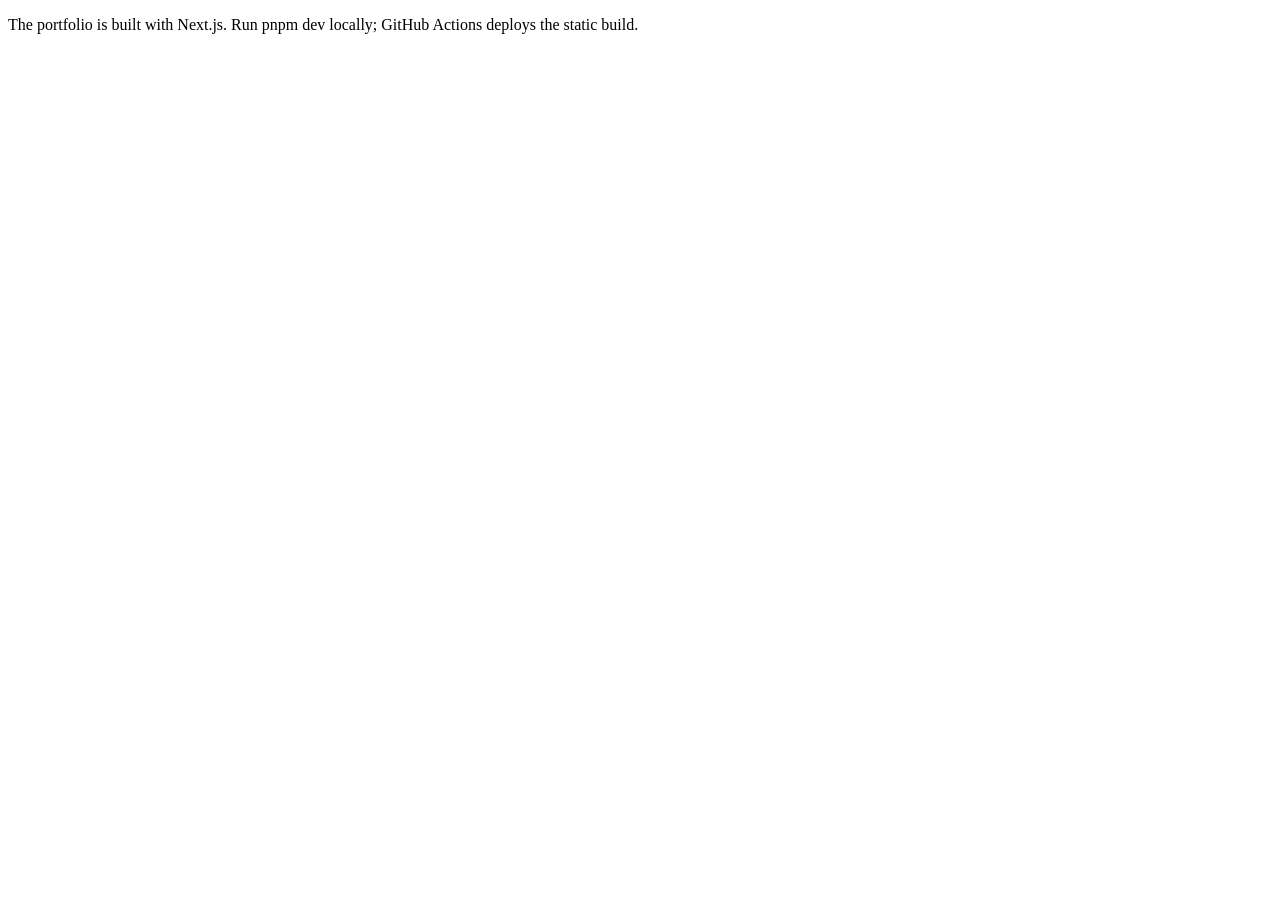
<file: index.html>
<!doctype html><html lang="en"><meta charset="utf-8"><title>Gabriele Argentieri</title><p>The portfolio is built with Next.js. Run pnpm dev locally; GitHub Actions deploys the static build.</p></html>
</file>
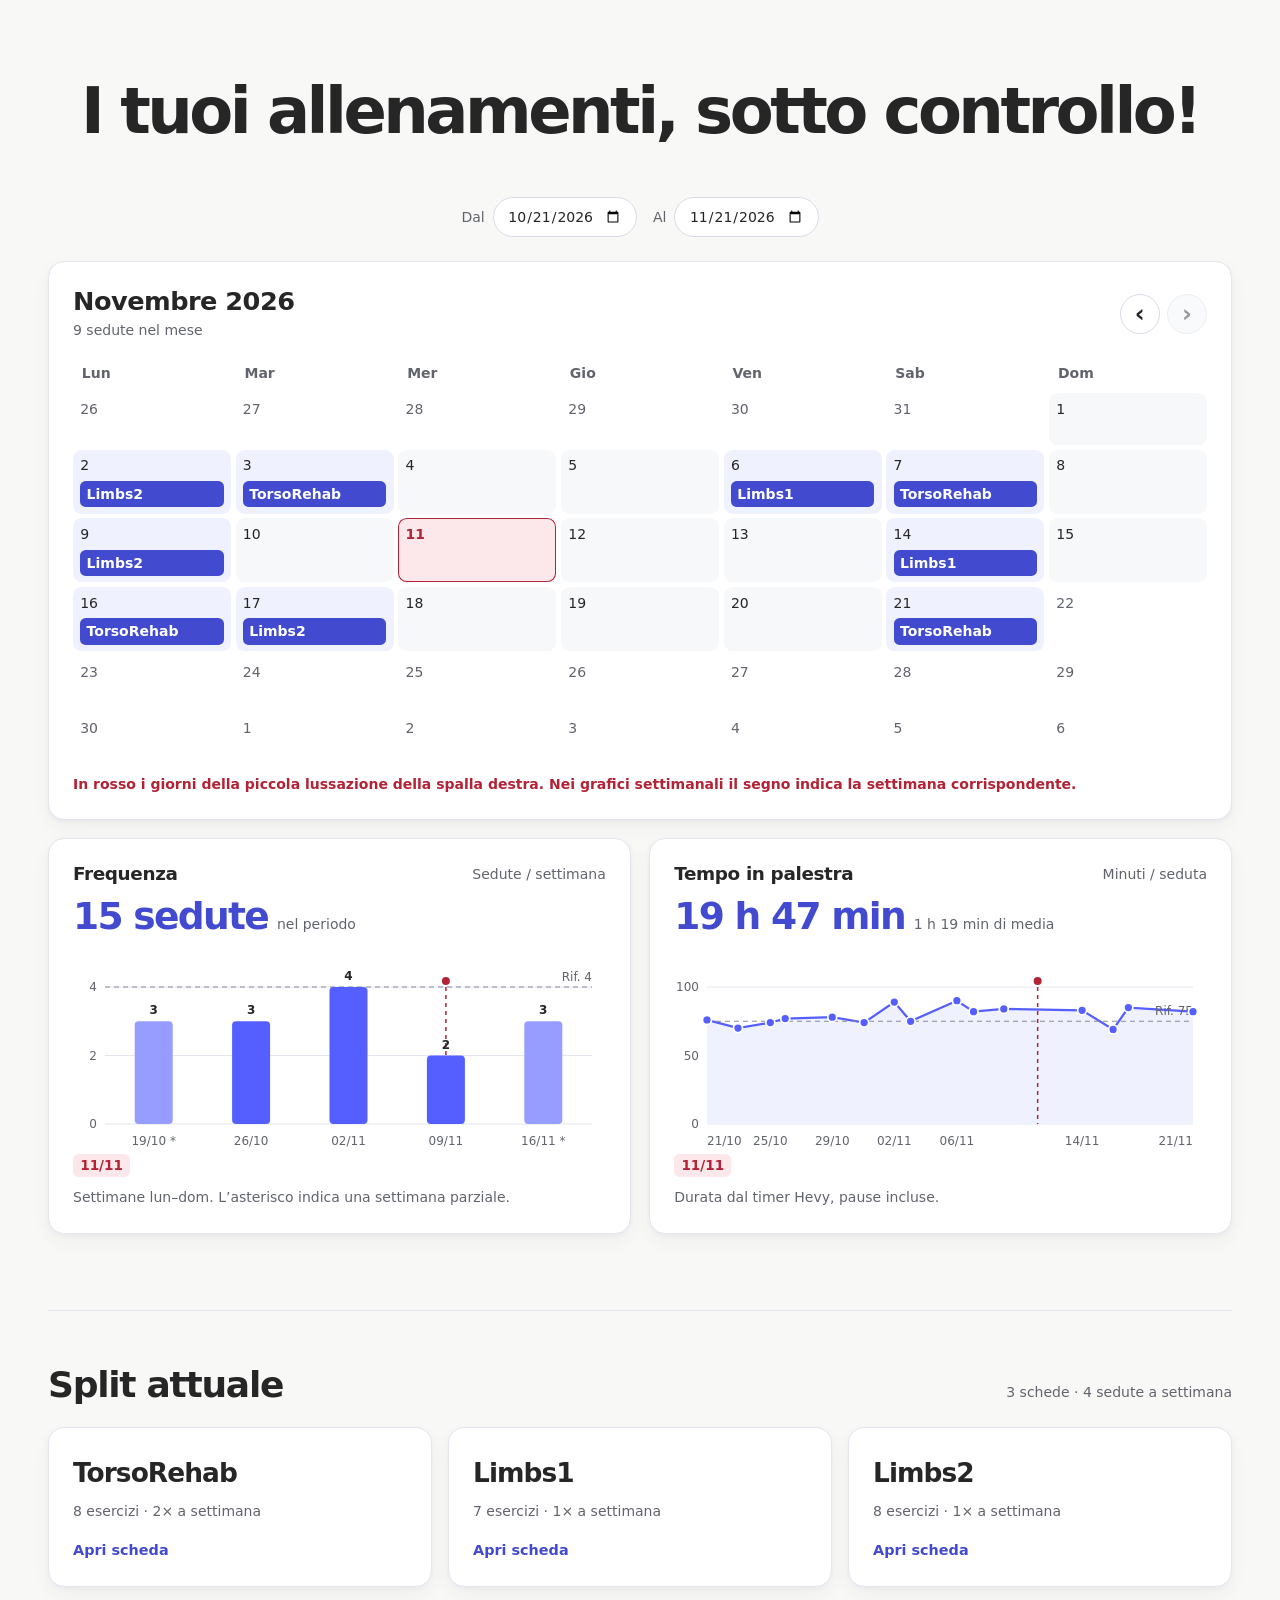
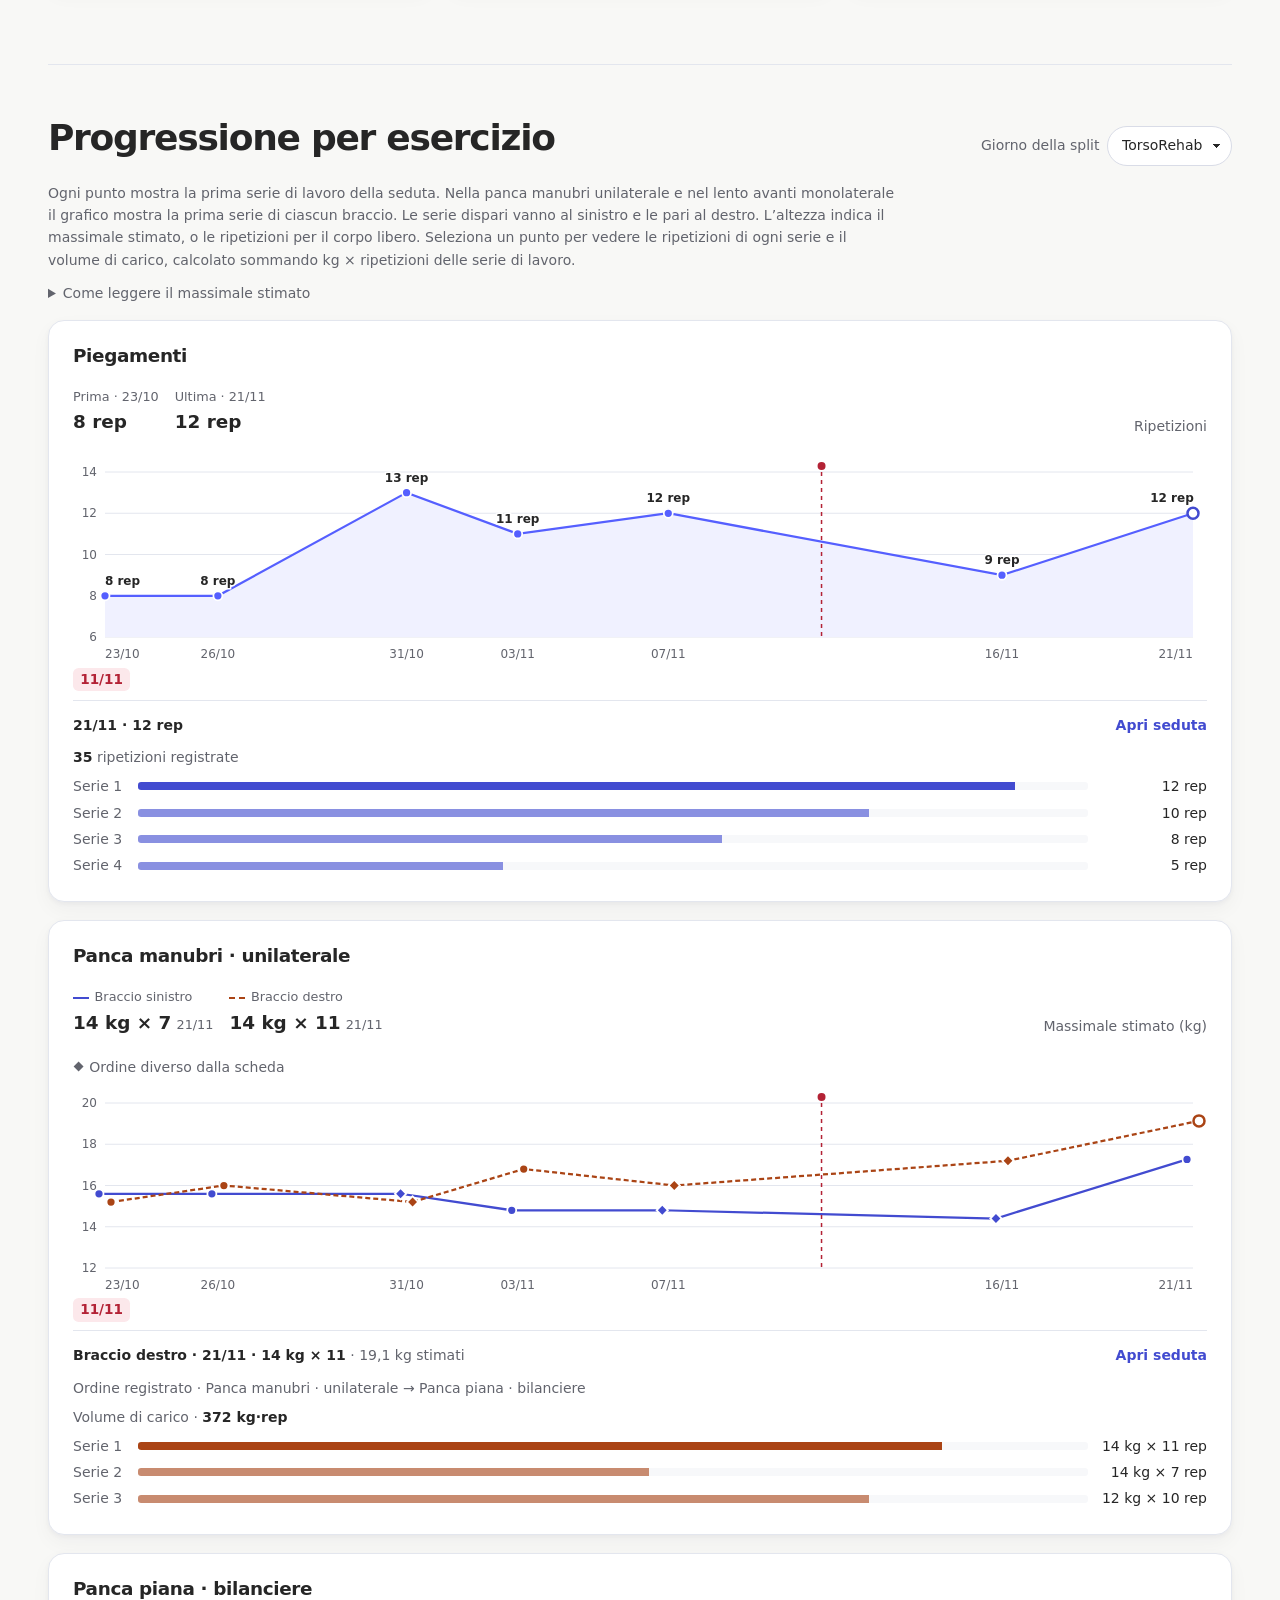
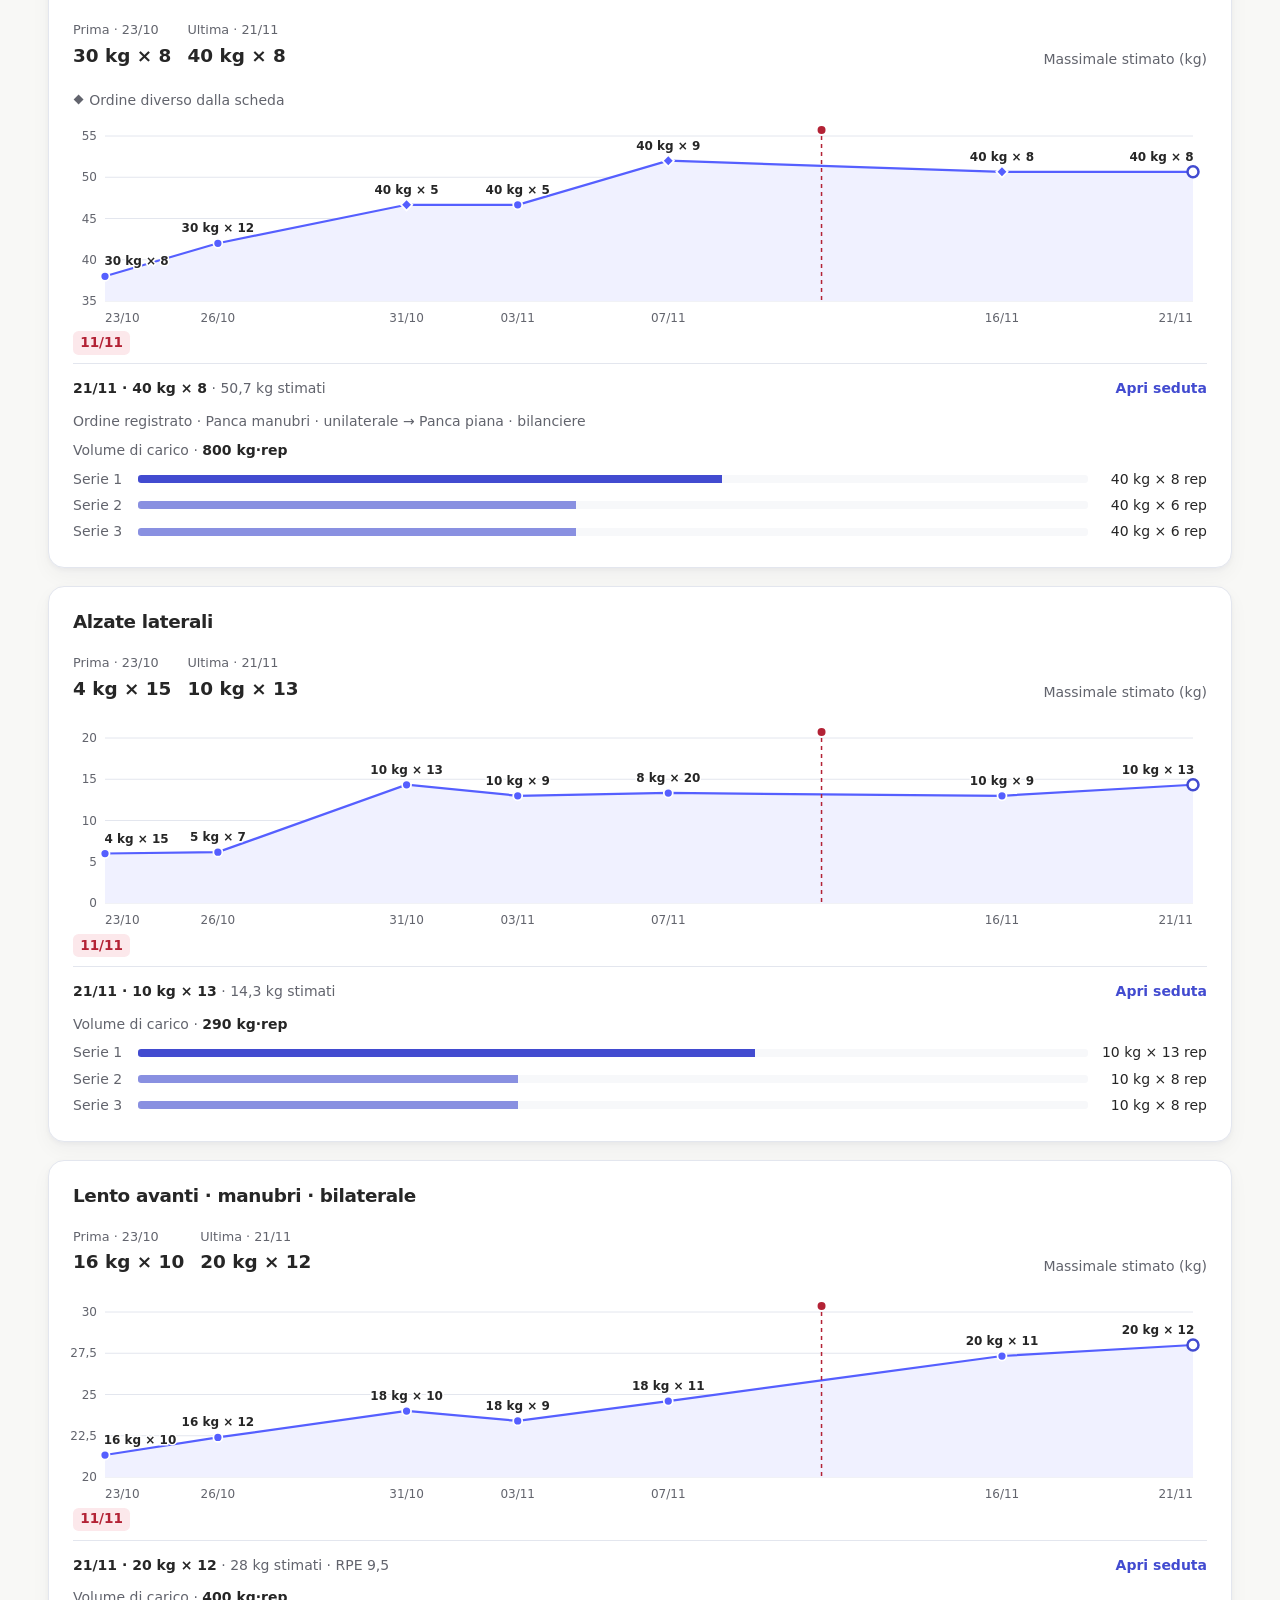
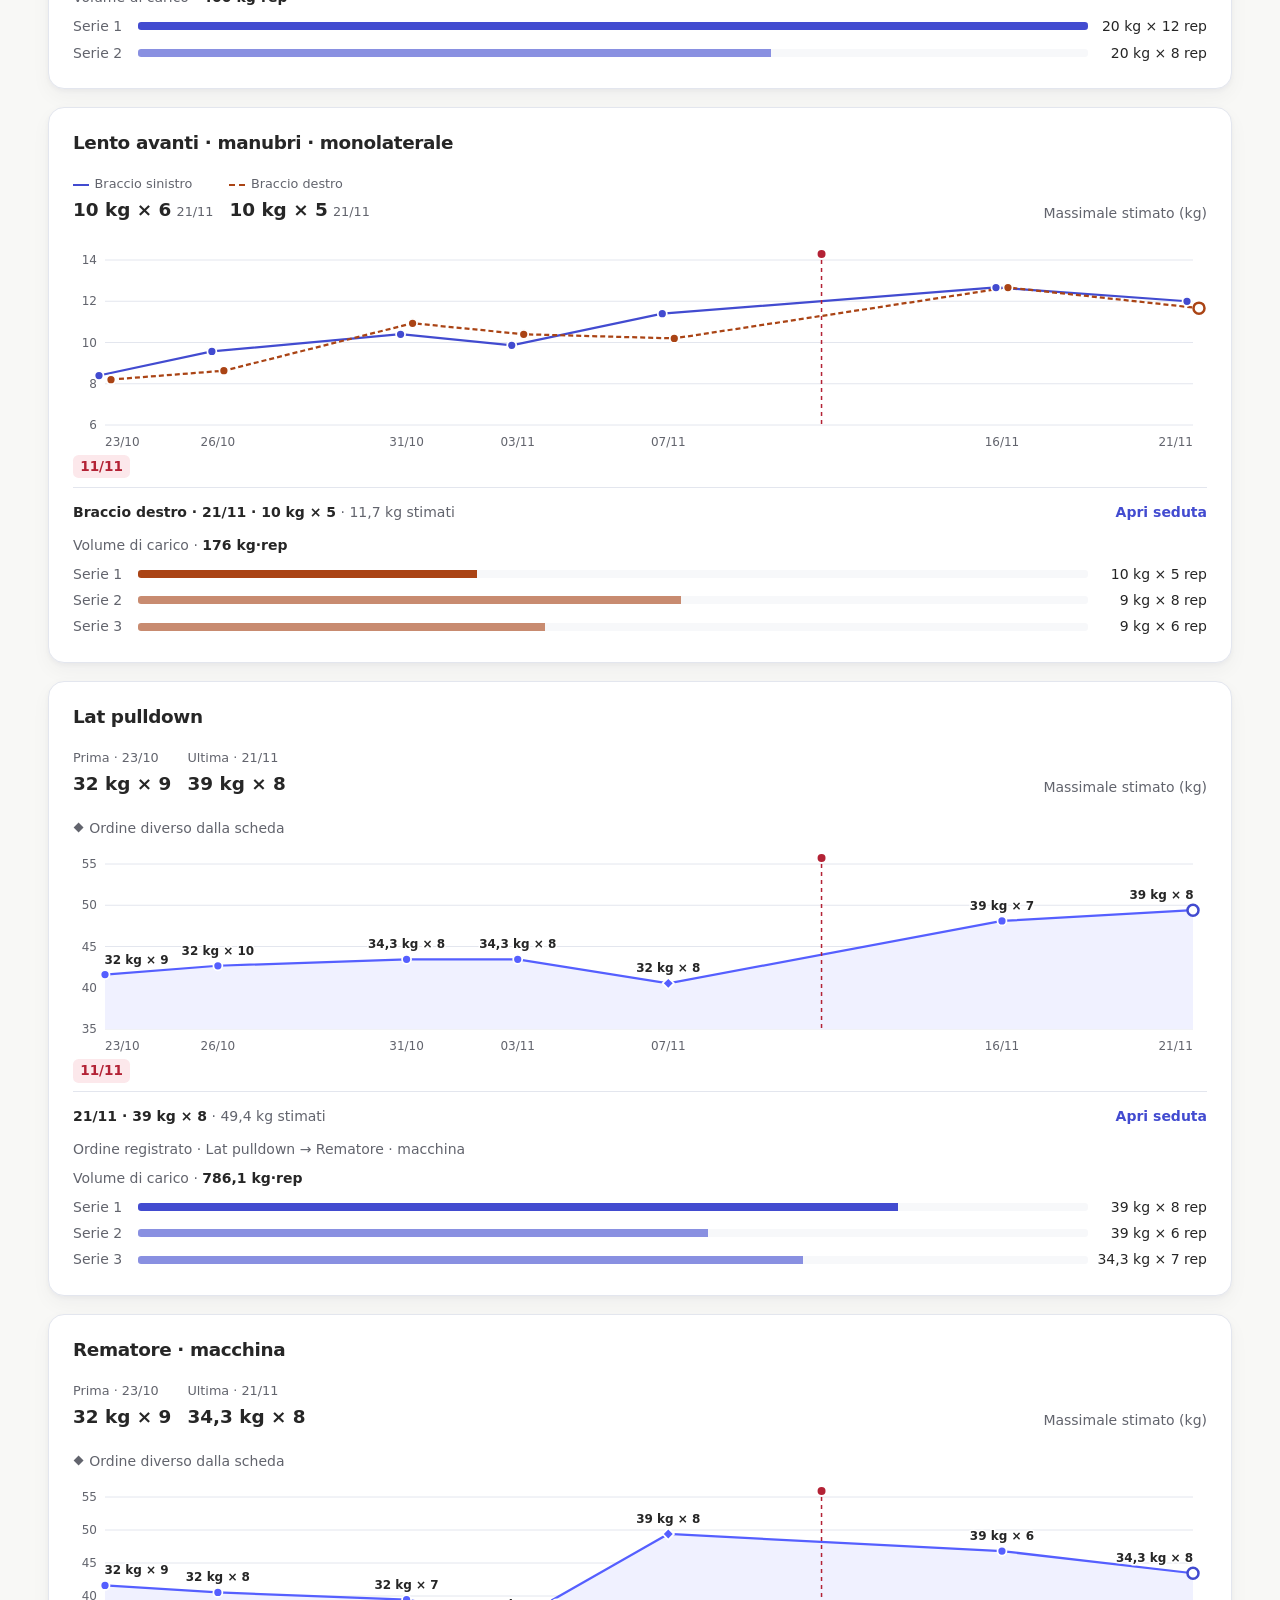
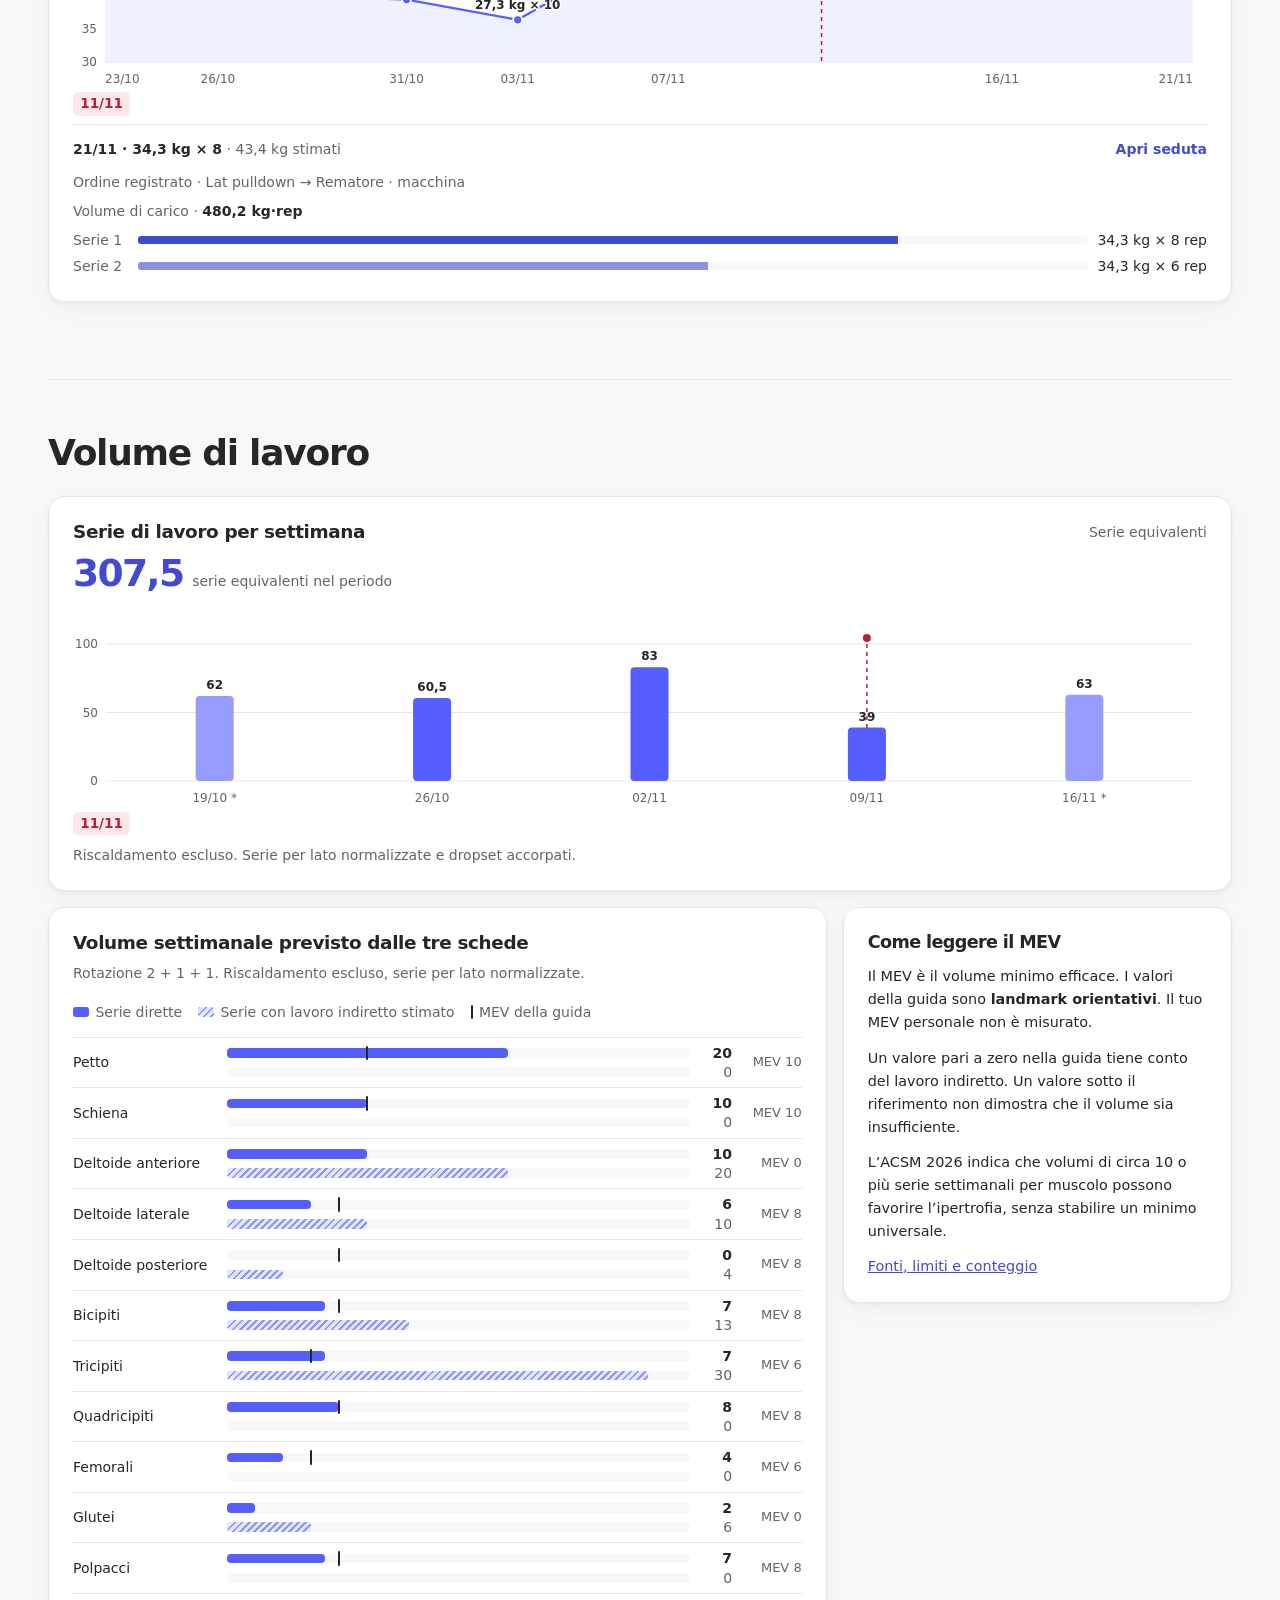
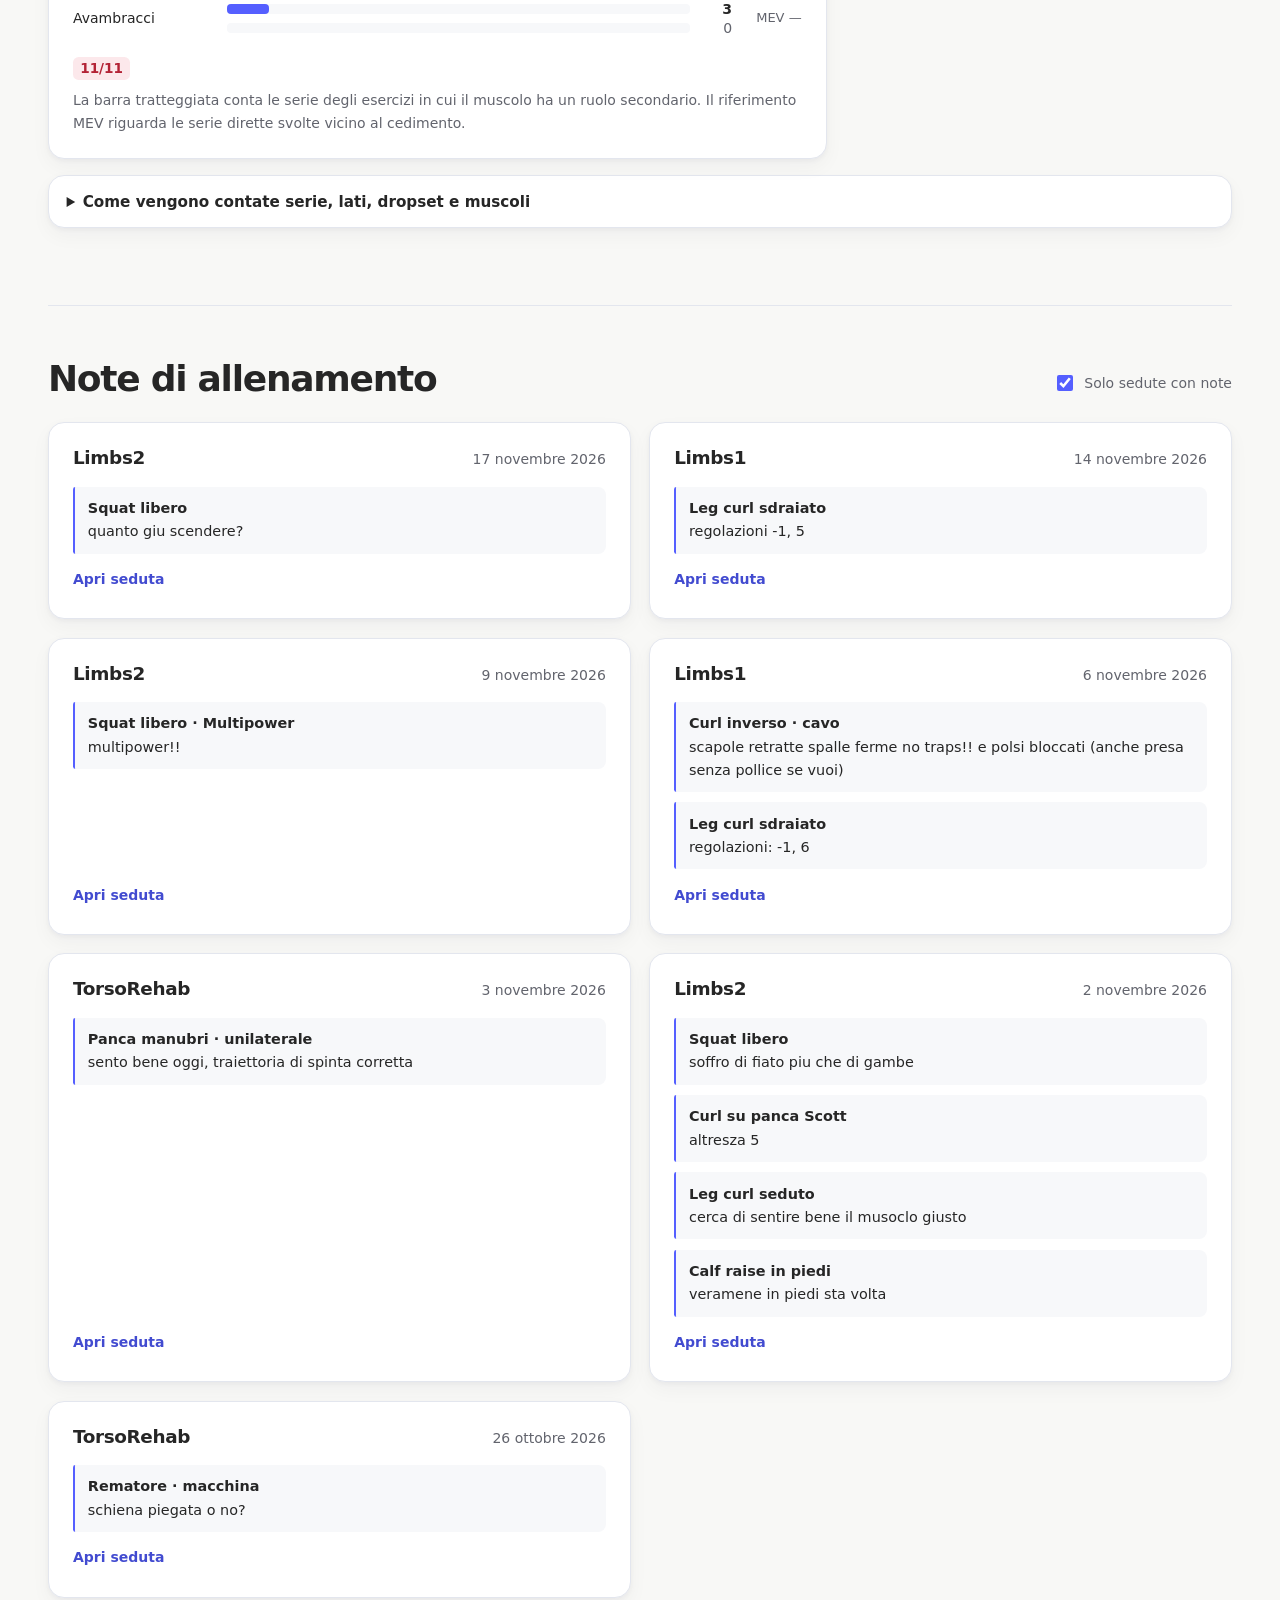
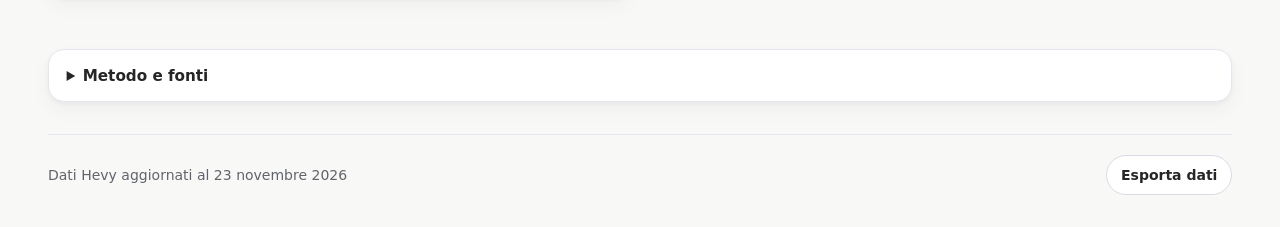
<file: public/gym/index.html>
<!doctype html>
<html lang="it">
<head>
  <meta charset="utf-8">
  <meta name="viewport" content="width=device-width, initial-scale=1">
  <meta name="description" content="Calendario, split, progressione e note degli allenamenti Hevy.">
  <meta name="color-scheme" content="light">
  <title>Gym Dashboard</title>
  <link rel="stylesheet" href="./vendor/lenis/lenis.css">
  <link rel="stylesheet" href="./styles.css">
</head>
<body>
<a class="skip" href="#main">Vai al contenuto</a>
<main id="main">
  <div id="load-error" role="alert" hidden></div>
  <section id="overview" class="page-section">
    <div class="overview-intro">
      <h1>I tuoi allenamenti, sotto controllo!</h1>
    </div>
    <div class="range-fields" role="group" aria-label="Periodo di analisi">
      <label>Dal <input type="date" id="start-date"></label>
      <label>Al <input type="date" id="end-date"></label>
    </div>
    <p id="range-status" role="status" hidden></p>
    <article class="panel calendar-panel">
      <div class="panel-head calendar-toolbar">
        <div>
          <h2 id="calendar-month" aria-live="polite">Calendario</h2>
          <p id="calendar-count" class="chart-note"></p>
        </div>
        <div class="month-controls">
          <button id="prev-month" class="button icon-button" type="button" aria-label="Mese precedente"><span aria-hidden="true">‹</span></button>
          <button id="next-month" class="button icon-button" type="button" aria-label="Mese successivo"><span aria-hidden="true">›</span></button>
        </div>
      </div>
      <div id="calendar" class="calendar" aria-labelledby="calendar-month"></div>
      <p class="calendar-events chart-note">In rosso i giorni della piccola lussazione della spalla destra. Nei grafici settimanali il segno indica la settimana corrispondente.</p>
    </article>
    <div class="chart-grid overview-charts">
      <article class="panel">
        <div class="panel-head"><div><h2>Frequenza</h2><p id="frequency-summary" class="metric-summary"></p></div><span class="unit">Sedute / settimana</span></div>
        <div id="frequency-chart" class="chart"></div>
        <p class="chart-note">Settimane lun–dom. L’asterisco indica una settimana parziale.</p>
      </article>
      <article class="panel">
        <div class="panel-head"><div><h2>Tempo in palestra</h2><p id="duration-summary" class="metric-summary"></p></div><span class="unit">Minuti / seduta</span></div>
        <div id="duration-chart" class="chart"></div>
        <p class="chart-note">Durata dal timer Hevy, pause incluse.</p>
      </article>
    </div>
  </section>

  <section id="program" class="page-section">
    <div class="section-heading"><h2>Split attuale</h2><p id="split-summary" class="section-copy"></p></div>
    <div id="split-grid" class="split-grid"></div>
  </section>

  <section id="progress" class="page-section">
    <div class="section-heading">
      <h2>Progressione per esercizio</h2>
      <label class="select-label" for="progress-routine">Giorno della split <select id="progress-routine"></select></label>
    </div>
    <p class="section-copy progress-copy">Ogni punto mostra la prima serie di lavoro della seduta. Nella panca manubri unilaterale e nel lento avanti monolaterale il grafico mostra la prima serie di ciascun braccio. Le serie dispari vanno al sinistro e le pari al destro. L’altezza indica il massimale stimato, o le ripetizioni per il corpo libero. Seleziona un punto per vedere le ripetizioni di ogni serie e il volume di carico, calcolato sommando kg × ripetizioni delle serie di lavoro.</p>
    <details class="progress-method">
      <summary>Come leggere il massimale stimato</summary>
      <p>La formula di Epley usa carico × (1 + ripetizioni ÷ 30). Per una singola ripetizione si mostra il carico registrato. Il confronto è più indicativo con tecnica e sforzo simili. Leggi le stime da serie lunghe con più cautela.</p>
    </details>
    <div id="progress-grid" class="chart-grid"></div>
  </section>
  <section id="volume" class="page-section">
    <div class="section-heading"><h2>Volume di lavoro</h2></div>
    <article class="panel weekly-volume">
      <div class="panel-head">
        <div><h3>Serie di lavoro per settimana</h3><p id="work-volume-summary" class="metric-summary"></p></div>
        <span class="unit">Serie equivalenti</span>
      </div>
      <div id="work-volume-chart" class="chart"></div>
      <p class="chart-note">Riscaldamento escluso. Serie per lato normalizzate e dropset accorpati.</p>
    </article>
    <div class="volume-layout">
      <article class="panel" aria-labelledby="plan-heading">
        <div class="panel-head">
          <div>
            <h3 id="plan-heading">Volume settimanale previsto dalle tre schede</h3>
            <p class="chart-note">Rotazione 2 + 1 + 1. Riscaldamento escluso, serie per lato normalizzate.</p>
          </div>
        </div>
        <div class="volume-legend">
          <span><i class="volume-direct" aria-hidden="true"></i>Serie dirette</span>
          <span><i class="volume-indirect" aria-hidden="true"></i>Serie con lavoro indiretto stimato</span>
          <span><i class="mev-tick" aria-hidden="true"></i>MEV della guida</span>
        </div>
        <ul id="plan-chart" class="volume-chart" role="list"></ul>
        <div id="plan-event-dates"></div>
        <p class="microcopy">La barra tratteggiata conta le serie degli esercizi in cui il muscolo ha un ruolo secondario. Il riferimento MEV riguarda le serie dirette svolte vicino al cedimento.</p>
      </article>
      <article class="panel science-note">
        <h3>Come leggere il MEV</h3>
        <p>Il MEV è il volume minimo efficace. I valori della guida sono <strong>landmark orientativi</strong>. Il tuo MEV personale non è misurato.</p>
        <p>Un valore pari a zero nella guida tiene conto del lavoro indiretto. Un valore sotto il riferimento non dimostra che il volume sia insufficiente.</p>
        <p>L’ACSM 2026 indica che volumi di circa 10 o più serie settimanali per muscolo possono favorire l’ipertrofia, senza stabilire un minimo universale.</p>
        <a href="#sources" class="text-link">Fonti, limiti e conteggio</a>
      </article>
    </div>
    <details id="volume-method" class="method-detail"><summary>Come vengono contate serie, lati, dropset e muscoli</summary><div class="method-content"><p>Le 6 registrazioni di panca monolaterale valgono 3 serie per lato (conferma utente); lo stesso vale per il secondo blocco di lento avanti (nota routine). Ogni registrazione pesa 0,5, quindi uno sforzo noto su un solo lato non viene attribuito all’altro.</p><p>Un dropset è accorpato alla serie precedente nello stesso esercizio; una sequenza iniziale di dropset conta come una serie estesa. Non esiste un’equivalenza ipertrofica esatta con serie tradizionali. Un tag dropset non prova il cedimento.</p><p>RPE esplicito ha priorità sul tag «failure». In assenza di RPE, «failure» è contato come dichiarazione di cedimento; gli altri set sono a sforzo ignoto. Non si trasferiscono le prescrizioni della routine allo storico delle sedute.</p><p>Conteggio diretto conservativo: panca/piegamenti → petto; tirate → schiena; press → deltoide anteriore; alzate → laterale; squat → quadricipiti; hip thrust → glutei; curl inverso → avambracci. Tricipiti nelle spinte, bicipiti e deltoide posteriore nelle tirate, glutei nello squat lavorano anche indirettamente: non sono inclusi nel totale diretto confrontato con la tabella della guida. Zero serie dirette non equivale a zero stimolo.</p></div></details>
  </section>

  <section id="journal" class="page-section">
    <div class="section-heading">
      <h2>Note di allenamento</h2>
      <label class="checkbox-label"><input id="notes-only" type="checkbox" checked> Solo sedute con note</label>
    </div>
    <div id="journal-list" class="journal-grid"></div>
  </section>
<details id="sources" class="method-detail"><summary>Metodo e fonti</summary><div class="sources-grid"><article><h3>I tuoi dati</h3><p id="source-summary"></p><p>Rotazione confermata in chat il 10 novembre 2026. Le routine sono un’istantanea mutabile: lo storico non ricostruisce tutte le versioni precedenti del programma. Nessuna stima automatica di ipertrofia, stato clinico o peso corporeo.</p></article><article><h3>La guida</h3><p>Giulio Ramazio, <em>La Guida Scientifica Natural – Da 0 a 1000</em>, v2.0. <strong>02_TEORIA_ALLENAMENTO.md, «Volume», Tabella 2, PDF_PAGE: 71</strong>: landmark di Israetel per serie dirette vicine/al cedimento. <strong>03_FRAMEWORK_ALLENAMENTO.md, §1.4, PDF_PAGE: 101–102</strong>: partire conservativi e adattare in base alla risposta.</p><p>La tabella è attribuita alla guida: non è una misura del tuo fabbisogno. Non usiamo le sue categorie come semaforo automatico di crescita o sovrallenamento.</p></article><article><h3>Evidenze esterne</h3><p><a href="https://pubmed.ncbi.nlm.nih.gov/41843416/" target="_blank" rel="noreferrer">Currier et al., ACSM 2026</a><br>Overview di revisioni: maggior volume settimanale può migliorare l’ipertrofia. Il valore di 10 serie è un riferimento generale, non un MEV personale.</p><p><a href="https://pubmed.ncbi.nlm.nih.gov/38970765/" target="_blank" rel="noreferrer">Robinson et al., 2024</a><br>Meta-regressioni esplorative: maggiore vicinanza al cedimento associata a più ipertrofia; RIR stimati e relazione precisa incerta. Non convalida un confine rigido a RPE 7.</p><p class="microcopy">Fonti consultate il 10 novembre 2026. Applicazione personale: monitoraggio descrittivo, da discutere con il PT; nessuna modifica automatica delle schede.</p></article></div></details>

  <footer>
    <span id="snapshot-date"></span>
    <button id="export-data" class="button" type="button">Esporta dati</button>
  </footer>
</main>
<dialog data-lenis-prevent id="routine-dialog" class="routine-dialog" aria-labelledby="routine-dialog-title" aria-describedby="routine-dialog-meta">
  <div class="dialog-heading">
    <div><h2 id="routine-dialog-title"></h2><p id="routine-dialog-meta" class="section-copy"></p></div>
    <form method="dialog"><button class="button" type="submit" autofocus>Chiudi</button></form>
  </div>
  <div id="routine-dialog-body" class="routine-dialog-body"></div>
  <div class="routine-dialog-actions">
    <a id="routine-dialog-progress" class="button" href="#progress">Vedi progressione</a>
  </div>
</dialog>
<dialog data-lenis-prevent id="workout-dialog" aria-labelledby="workout-dialog-title">
  <div class="dialog-heading">
    <div><h2 id="workout-dialog-title"></h2><p id="workout-dialog-meta" class="section-copy"></p></div>
    <form method="dialog"><button class="button" type="submit" autofocus>Chiudi</button></form>
  </div>
  <div id="workout-dialog-body"></div>
</dialog>
<script type="module" src="./app.js"></script>
</body>
</html>
</file>
<file: public/gym/vendor/lenis/lenis.css>
html.lenis,
html.lenis body {
  height: auto;
}

.lenis:not(.lenis-autoToggle).lenis-stopped {
  overflow: clip;
}

.lenis [data-lenis-prevent],
.lenis [data-lenis-prevent-wheel],
.lenis [data-lenis-prevent-touch],
.lenis [data-lenis-prevent-vertical],
.lenis [data-lenis-prevent-horizontal] {
  overscroll-behavior: contain;
}

.lenis.lenis-smooth iframe {
  pointer-events: none;
}

.lenis.lenis-autoToggle {
  transition-property: overflow;
  transition-duration: 1ms;
  transition-behavior: allow-discrete;
}
</file>
<file: public/gym/styles.css>
:root {
  color-scheme: light;
  --background: #f8f8f6;
  --paper: #fff;
  --surface: #f7f8fa;
  --text: #262626;
  --muted: #62646d;
  --line: #e3e6ee;
  --control-line: #d9dce7;
  --accent: #555fff;
  --accent-strong: #424bd0;
  --accent-soft: #f0f1ff;
  --event: #b32235;
  --event-soft: #fce8eb;
  --radius: 1rem;
  --card-shadow: 0 2px 5px rgb(26 35 59 / .04), 0 8px 20px rgb(26 35 59 / .04);
  --card-hover-shadow: 0 6px 12px rgb(26 35 59 / .06), 0 14px 28px rgb(26 35 59 / .09);
  --page-gutter: clamp(1rem, 4vw, 3rem);
  font: 100%/1.6 Inter, ui-sans-serif, system-ui, sans-serif;
  color: var(--text);
  background: var(--background);
}
* { box-sizing: border-box; }
[hidden] { display: none !important; }
html { scroll-padding-top: 1rem; }
body { margin: 0; }
h1, h2, h3, p { margin: 0; }
h1, h2, h3 { line-height: 1.2; letter-spacing: -.035em; font-weight: 600; }
h1 { font-size: clamp(2.5rem, 6vw, 4rem); line-height: 1.08; letter-spacing: -.055em; }
h2 { font-size: clamp(1.65rem, 3vw, 2.25rem); }
h3 { font-size: 1.1rem; }
a { color: var(--accent-strong); }
button, input, select { font: inherit; }
button, summary { cursor: pointer; }
button:disabled { cursor: default; }
:focus-visible { outline: 2px solid var(--accent-strong); outline-offset: 3px; }
.skip { position: absolute; top: .5rem; left: .5rem; padding: .7rem; background: white; z-index: 10; transform: translateY(-200%); }
.skip:focus { transform: translateY(0); }

main {
  width: min(100% - 2 * var(--page-gutter), 78rem);
  margin-inline: auto;
  padding-bottom: 2rem;
}
.overview-intro {
  container-type: inline-size;
  padding-block: clamp(2.25rem, 6vw, 5rem) clamp(2rem, 4vw, 3.5rem);
  text-align: center;
}
.overview-intro h1 {
  font-size: min(4rem, 5vw);
  font-size: min(4rem, 5.6cqi);
  white-space: nowrap;
}
@media (prefers-reduced-motion: no-preference) {
  .overview-intro h1 { transform: translateY(var(--hero-shift, 0px)); }
}
html:has(dialog[open]) { overflow: hidden; }
.page-section + .page-section {
  margin-top: clamp(2.75rem, 6vw, 5.5rem);
  padding-top: clamp(2rem, 4vw, 3.5rem);
  border-top: 1px solid var(--line);
}
.section-heading {
  display: flex;
  align-items: baseline;
  justify-content: space-between;
  gap: .9rem 1.25rem;
  margin-bottom: 1.35rem;
  flex-wrap: wrap;
}
.section-copy, .chart-note, .microcopy, .unit { color: var(--muted); font-size: .875rem; }
.unit { white-space: nowrap; }
.chart-note, .microcopy { margin-top: .5rem; }
.progress-copy { max-width: 53rem; margin: -.35rem 0 1rem; }
.progress-method { margin: -.35rem 0 1rem; color: var(--muted); font-size: .875rem; }
.progress-method p { margin: .35rem 0 0; max-width: 53rem; }
#range-status, #load-error {
  color: #862d35;
  background: #fff0f0;
  padding: .65rem .9rem;
  margin-bottom: 1rem;
  border-radius: .5rem;
}
.range-fields {
  display: flex;
  flex-wrap: wrap;
  justify-content: center;
  align-items: center;
  gap: .65rem 1rem;
  margin-bottom: 1.5rem;
}
.range-fields label, .select-label, .variant-select {
  display: flex;
  gap: .5rem;
  align-items: center;
  color: var(--muted);
  font-size: .875rem;
}
input[type="date"], select, .button {
  min-height: 2.5rem;
  max-width: 100%;
  border: 1px solid var(--control-line);
  border-radius: 999px;
  background-color: var(--paper);
  color: var(--text);
  padding: .4rem .85rem;
  font-size: .875rem;
}
input[type="date"] { min-width: 0; }
select {
  appearance: none;
  padding-right: 1.75rem;
  background-image: linear-gradient(45deg, transparent 50%, currentColor 50%), linear-gradient(135deg, currentColor 50%, transparent 50%);
  background-position: calc(100% - .9rem) 50%, calc(100% - .65rem) 50%;
  background-size: .25rem .25rem;
  background-repeat: no-repeat;
}
.button { display: inline-flex; justify-content: center; align-items: center; font-weight: 600; text-decoration: none; }
.button:hover:not(:disabled), select:hover, input[type="date"]:hover { border-color: var(--accent); }
.button:hover:not(:disabled) { background: var(--accent-soft); color: var(--accent-strong); }
.button:disabled { color: var(--muted); background: var(--surface); border-color: var(--line); opacity: .65; }
.panel, .method-detail {
  min-width: 0;
  border: 1px solid var(--line);
  border-radius: var(--radius);
  background: var(--paper);
  box-shadow: var(--card-shadow);
}
.panel { padding: clamp(1rem, 2.2vw, 1.5rem); }
@media (hover: hover) and (pointer: fine) {
  .panel:hover { border-color: var(--control-line); box-shadow: var(--card-hover-shadow); }
}
@media (prefers-reduced-motion: no-preference) {
  .panel { transition: border-color .2s ease, box-shadow .2s ease; }
}
.panel-head { display: flex; justify-content: space-between; align-items: start; gap: .4rem .8rem; margin-bottom: 1rem; }
.panel-head h2, .panel-head h3 { font-size: 1.15rem; letter-spacing: -.02em; }

.calendar-toolbar { align-items: center; }
.calendar-toolbar h2 { font-size: clamp(1.25rem, 2.5vw, 1.6rem); text-transform: capitalize; }
.calendar-toolbar .chart-note { margin-top: .15rem; }
.month-controls { display: flex; gap: .45rem; }
.icon-button { width: 2.5rem; padding: 0; font-size: 1.5rem; line-height: 1; }
.calendar { display: grid; grid-template-columns: repeat(7, minmax(0, 1fr)); gap: .3rem; }
.calendar-head { padding: .25rem .55rem; color: var(--muted); font-size: .875rem; font-weight: 550; }
.day-cell {
  background: var(--surface);
  color: var(--text);
  padding: .3rem .45rem .4rem;
  border-radius: .55rem;
  min-height: 3.25rem;
  display: flex;
  flex-direction: column;
  align-items: stretch;
  gap: .25rem;
  min-width: 0;
}
.day-cell time { font-size: .875rem; font-variant-numeric: tabular-nums; }
.day-cell.outside { background: var(--paper); color: var(--muted); }
.day-cell:has(.session-chip) { background: var(--accent-soft); }
.day-cell.event-day { background: var(--event-soft); box-shadow: inset 0 0 0 1px var(--event); }
.event-day time, .calendar-events { color: var(--event); font-weight: 650; }
.session-chip {
  width: 100%;
  min-height: 1.65rem;
  border: 0;
  border-radius: .35rem;
  background: var(--accent-strong);
  color: white;
  padding: .15rem .4rem;
  text-align: left;
  font-size: .875rem;
  font-weight: 650;
  line-height: 1.3;
  overflow-wrap: anywhere;
}
.session-chip:hover { background: #3039b5; }
.session-chip:focus-visible { outline-offset: 1px; }

.chart-grid, .journal-grid { display: grid; grid-template-columns: repeat(2, minmax(0, 1fr)); gap: 1.15rem; }
#progress-grid { grid-template-columns: minmax(0, 1fr); }
.overview-charts { margin-top: 1.15rem; }
.metric-summary { display: flex; flex-wrap: wrap; align-items: baseline; gap: .15rem .55rem; color: var(--muted); font-size: .875rem; }
.metric-summary strong { font-size: clamp(1.65rem, 3vw, 2.35rem); color: var(--accent-strong); letter-spacing: -.045em; font-variant-numeric: tabular-nums; }
.chart { min-width: 0; }
.chart svg { display: block; max-width: 100%; overflow: visible; }
.chart svg text { fill: var(--muted); font-size: 12px; }
.side-left { --series-color: var(--accent-strong); }
.side-right { --series-color: #aa4415; }
.chart .plot-line { stroke: var(--series-color, var(--accent)); stroke-width: 2.25; fill: none; }
.chart .plot-line.side-right { stroke-dasharray: 5 3; }
.chart .plot-dot { fill: var(--series-color, var(--accent)); stroke: white; stroke-width: 1.75; }
.chart .chart-point { cursor: pointer; }
.chart .chart-point:hover .plot-dot, .chart .chart-point:focus-visible .plot-dot, .chart .chart-point[aria-pressed="true"] .plot-dot {
  stroke: var(--series-color, var(--accent-strong));
  fill: white;
  stroke-width: 2.5;
  r: 5.5px;
}
.chart .grid-line { stroke: var(--line); }
.chart .reference { stroke: #858a9e; stroke-dasharray: 5 4; }
.chart .event-marker line { stroke: var(--event); stroke-width: 1.5; stroke-dasharray: 4 4; }
.chart .event-marker circle { fill: var(--event); }
.event-dates { display: flex; flex-wrap: wrap; gap: .35rem; margin: .15rem 0 .55rem; }
.event-dates time {
  padding: .05rem .45rem;
  border-radius: .35rem;
  background: var(--event-soft);
  color: var(--event);
  font-size: .85rem;
  font-weight: 650;
}
.chart .area { fill: var(--accent-soft); }
.chart .plot-bar { fill: var(--accent); }
.chart .plot-bar.partial { fill: #969dff; }
.chart svg .value-label { fill: var(--text); font-weight: 650; }
.chart svg .series-label { paint-order: stroke; stroke: var(--paper); stroke-width: 3px; pointer-events: none; }
.empty-state { padding: 2rem .4rem; color: var(--muted); font-size: .875rem; text-align: center; grid-column: 1 / -1; }

.split-grid { display: grid; grid-template-columns: repeat(3, minmax(0, 1fr)); gap: 1rem; }
.journal-card { display: flex; flex-direction: column; align-items: flex-start; }
.journal-card .panel-head { align-self: stretch; align-items: baseline; }

/*
 * From Uiverse.io by om_5409 - https://uiverse.io/om_5409/tiny-vampirebat-64
 * MIT License, Copyright (c) Smit-Prajapati (Smit Prajapati), om_5409 (Om Vishwakarma)
 *
 * Permission is hereby granted, free of charge, to any person obtaining a copy
 * of this software and associated documentation files (the "Software"), to deal
 * in the Software without restriction, including without limitation the rights
 * to use, copy, modify, merge, publish, distribute, sublicense, and/or sell
 * copies of the Software, and to permit persons to whom the Software is
 * furnished to do so, subject to the following conditions:
 *
 * The above copyright notice and this permission notice shall be included in all
 * copies or substantial portions of the Software.
 *
 * THE SOFTWARE IS PROVIDED "AS IS", WITHOUT WARRANTY OF ANY KIND, EXPRESS OR
 * IMPLIED, INCLUDING BUT NOT LIMITED TO THE WARRANTIES OF MERCHANTABILITY,
 * FITNESS FOR A PARTICULAR PURPOSE AND NONINFRINGEMENT. IN NO EVENT SHALL THE
 * AUTHORS OR COPYRIGHT HOLDERS BE LIABLE FOR ANY CLAIM, DAMAGES OR OTHER
 * LIABILITY, WHETHER IN AN ACTION OF CONTRACT, TORT OR OTHERWISE, ARISING FROM,
 * OUT OF OR IN CONNECTION WITH THE SOFTWARE OR THE USE OR OTHER DEALINGS IN THE
 * SOFTWARE.
 */
.routine-card {
  display: grid;
  grid-template-rows: auto auto 1fr;
  justify-items: start;
  gap: .35rem;
  min-height: 9.5rem;
  color: var(--text);
  text-align: left;
}
.routine-title { font-size: clamp(1.35rem, 2.5vw, 1.65rem); font-weight: 650; letter-spacing: -.035em; overflow-wrap: anywhere; }
.routine-action { align-self: end; margin-top: .7rem; color: var(--accent-strong); font-size: .9rem; font-weight: 650; }
@media (hover: hover) and (pointer: fine) and (prefers-reduced-motion: no-preference) {
  .routine-card { transition: transform .25s ease, border-color .25s ease, box-shadow .25s ease; }
  .routine-card:hover { transform: perspective(48rem) translateY(-.2rem) rotateX(2deg); }
}
.routine-exercises { margin: 0; padding-left: 1.4rem; }
.routine-exercises li { padding: .85rem 0; }
.routine-exercises li + li { border-top: 1px solid var(--line); }
.routine-exercises li::marker { color: var(--muted); font-size: .875rem; }
.routine-exercise-heading { display: flex; align-items: baseline; justify-content: space-between; flex-wrap: wrap; gap: .3rem .8rem; }
.routine-exercise-heading h3 { font-size: 1rem; letter-spacing: -.02em; }
.exercise-detail { font-size: .875rem; color: var(--muted); margin-top: .35rem; display: grid; gap: .25rem; }
.original-note { white-space: pre-wrap; overflow-wrap: anywhere; }

.progress-card { display: flex; flex-direction: column; }
.progress-card .panel-head { align-items: baseline; flex-wrap: wrap; margin-bottom: .6rem; }
.progress-card .progress-range { margin-block: .65rem; font-variant-numeric: tabular-nums; }
.progress-card .progress-range strong { font-size: 1.15rem; }
.progress-range { display: flex; flex-wrap: wrap; gap: .4rem 1rem; align-items: end; }
.progress-range small { display: block; color: var(--muted); font-size: .8rem; }
.progress-range strong { font-size: .95rem; }
.progress-range .unit { margin-left: auto; }
.side-key small { display: inline; }
.side-key small:first-child { display: block; }
.side-key small:first-child::before {
  content: '';
  display: inline-block;
  width: 1rem;
  margin-right: .35rem;
  border-top: 2px solid var(--series-color);
  vertical-align: middle;
}
.side-key.side-right small:first-child::before { border-top-style: dashed; }
.order-key::before {
  content: '';
  display: inline-block;
  width: .45rem;
  height: .45rem;
  margin: 0 .45rem 0 .12rem;
  background: currentColor;
  vertical-align: .12em;
  transform: rotate(45deg);
}
.point-detail {
  display: grid;
  gap: .4rem;
  margin-top: auto;
  padding-top: .55rem;
  border-top: 1px solid var(--line);
  font-size: .875rem;
  color: var(--muted);
}
.point-detail-head { display: flex; flex-wrap: wrap; justify-content: space-between; align-items: baseline; gap: .25rem .8rem; }
.point-detail strong { color: var(--text); font-weight: 600; }
.point-detail .original-note { margin-top: .2rem; }
.set-bars { display: grid; gap: .25rem; list-style: none; margin: 0; padding: 0; }
.set-bars li { display: grid; grid-template-columns: 3.6rem minmax(0, 1fr) 7rem; align-items: center; gap: .45rem; }
.set-bar-track { height: .5rem; border-radius: .2rem; background: var(--surface); overflow: hidden; }
.set-bar-track > span { display: block; height: 100%; background: var(--series-color, var(--accent-strong)); opacity: .6; }
.set-bars li:first-child .set-bar-track > span { opacity: 1; }
.set-bar-value { text-align: right; font-variant-numeric: tabular-nums; color: var(--text); }
.text-button {
  border: 0;
  background: transparent;
  padding: .25rem 0;
  color: var(--accent-strong);
  font-weight: 650;
  font-size: .875rem;
  text-align: left;
}
.text-button:hover { text-decoration: underline; }
.variant-select select { min-height: 2rem; padding-block: .18rem; }

.method-detail {
  margin-top: 1rem;
  padding: .85rem 1.1rem;
}
.method-detail > summary { font-size: .95rem; font-weight: 650; }
.volume-layout { display: grid; grid-template-columns: minmax(0, 2fr) minmax(0, 1fr); gap: 1rem; align-items: start; margin-top: 1rem; }
.volume-legend { display: flex; flex-wrap: wrap; gap: .35rem 1rem; color: var(--muted); font-size: .875rem; }
.volume-legend span { display: flex; gap: .4rem; align-items: center; }
.volume-legend i { display: inline-block; width: 1rem; height: .65rem; border-radius: .15rem; }
.volume-legend .mev-tick { width: 2px; height: .9rem; }
.volume-chart { list-style: none; margin: .85rem 0; padding: 0; }
.volume-row {
  display: grid;
  grid-template-columns: minmax(6rem, 9rem) minmax(0, 1fr) 2rem 3.75rem;
  gap: .6rem;
  align-items: center;
  padding-block: .45rem;
  border-top: 1px solid var(--line);
  font-size: .875rem;
}
.volume-bars, .volume-values { display: grid; grid-template-rows: repeat(2, 1rem); gap: .2rem; align-items: center; }
.volume-track { height: .6rem; background: var(--surface); border-radius: .25rem; position: relative; }
.volume-track > span { display: block; height: 100%; border-radius: inherit; }
.volume-direct { background: var(--accent); }
.volume-indirect { background: repeating-linear-gradient(135deg, #8e96ee 0 2px, #e2e5ff 2px 5px); }
.mev-tick { background: var(--text); }
.volume-track > .mev-tick { position: absolute; top: -.15rem; height: .9rem; width: 2px; transform: translateX(-50%); }
.volume-values, .volume-mev { text-align: right; color: var(--muted); font-variant-numeric: tabular-nums; }
.volume-values strong { color: var(--text); }
.volume-mev { white-space: nowrap; font-size: .8125rem; }
.science-note { display: grid; gap: .75rem; align-content: start; font-size: .9rem; }
.method-content, .sources-grid { display: grid; gap: .75rem; margin-top: .8rem; color: var(--muted); font-size: .875rem; }
.sources-grid { grid-template-columns: repeat(3, minmax(0, 1fr)); overflow-wrap: anywhere; }
.sources-grid p { margin-top: .5rem; }
#sources { margin-top: clamp(2rem, 4vw, 3.5rem); }

.checkbox-label { display: inline-flex; gap: .5rem; align-items: center; font-size: .875rem; color: var(--muted); }
input[type="checkbox"] { width: 1rem; height: 1rem; accent-color: var(--accent); }
.note-block { align-self: stretch; margin-bottom: .65rem; padding: .65rem .8rem; border-left: 2px solid var(--accent); background: var(--surface); border-radius: .15rem .5rem .5rem .15rem; font-size: .9rem; }
.note-block strong { display: block; font-weight: 620; }
.note-block p { white-space: pre-wrap; overflow-wrap: anywhere; }
.journal-card .text-button { margin-top: auto; }
.journal-card > .section-copy { margin-bottom: .5rem; }
dialog {
  width: min(36rem, calc(100% - 1.5rem));
  max-height: calc(100% - 2rem);
  padding: 1.25rem;
  border: 1px solid var(--line);
  border-radius: var(--radius);
  background: var(--paper);
  color: var(--text);
  box-shadow: 0 1.2rem 4rem rgb(17 24 39 / .2);
}
dialog::backdrop { background: rgb(18 23 42 / .52); }
.dialog-heading { display: flex; justify-content: space-between; align-items: start; gap: 1rem; margin-bottom: 1rem; }
.dialog-heading .section-copy { margin-top: .3rem; }
.routine-dialog { width: min(44rem, calc(100% - 1.5rem)); max-height: calc(100% - 1.5rem); padding: 0; }
.routine-dialog[open] { display: flex; flex-direction: column; }
.routine-dialog .dialog-heading, .routine-dialog-actions { flex-shrink: 0; padding: 1rem clamp(.85rem, 4vw, 1.5rem); }
.routine-dialog .dialog-heading { margin: 0; border-bottom: 1px solid var(--line); }
.routine-dialog-body { min-height: 0; padding-inline: clamp(.85rem, 4vw, 1.5rem); overflow: auto; overscroll-behavior: contain; }
.routine-dialog-actions { display: flex; justify-content: end; border-top: 1px solid var(--line); }
@media (prefers-reduced-motion: no-preference) {
  .routine-dialog[open] { animation: routine-dialog-in .2s ease-out; }
  @keyframes routine-dialog-in { from { opacity: 0; transform: translateY(.4rem) scale(.98); } }
}
.journal-exercise { margin-top: .6rem; padding-top: .55rem; border-top: 1px solid var(--line); font-size: .9rem; }
.sets-line { color: var(--muted); font-size: .875rem; }
footer { display: flex; justify-content: space-between; align-items: center; gap: .5rem 1rem; flex-wrap: wrap; margin-top: 2rem; padding-top: 1.25rem; border-top: 1px solid var(--line); color: var(--muted); font-size: .875rem; }

@media (max-width: 900px) {
  .split-grid { grid-template-columns: repeat(2, minmax(0, 1fr)); }
  .volume-layout { grid-template-columns: minmax(0, 1fr); }
}
@media (max-width: 650px) {
  .section-heading { align-items: start; }
  .chart-grid, .split-grid, .journal-grid, .sources-grid { grid-template-columns: minmax(0, 1fr); }
  .panel { padding: .85rem; }
  .calendar-panel { padding: .65rem; }
  .calendar { gap: .2rem; }
  .calendar-head { padding-inline: .2rem; text-align: center; }
  .day-cell { padding-inline: .12rem; align-items: center; min-height: 3.25rem; }
  .session-chip { padding: .15rem .08rem; text-align: center; font-size: .75rem; }
  .volume-row { grid-template-columns: minmax(5rem, 6rem) minmax(0, 1fr) 1.5rem 3.25rem; gap: .4rem; }
}
</file>
